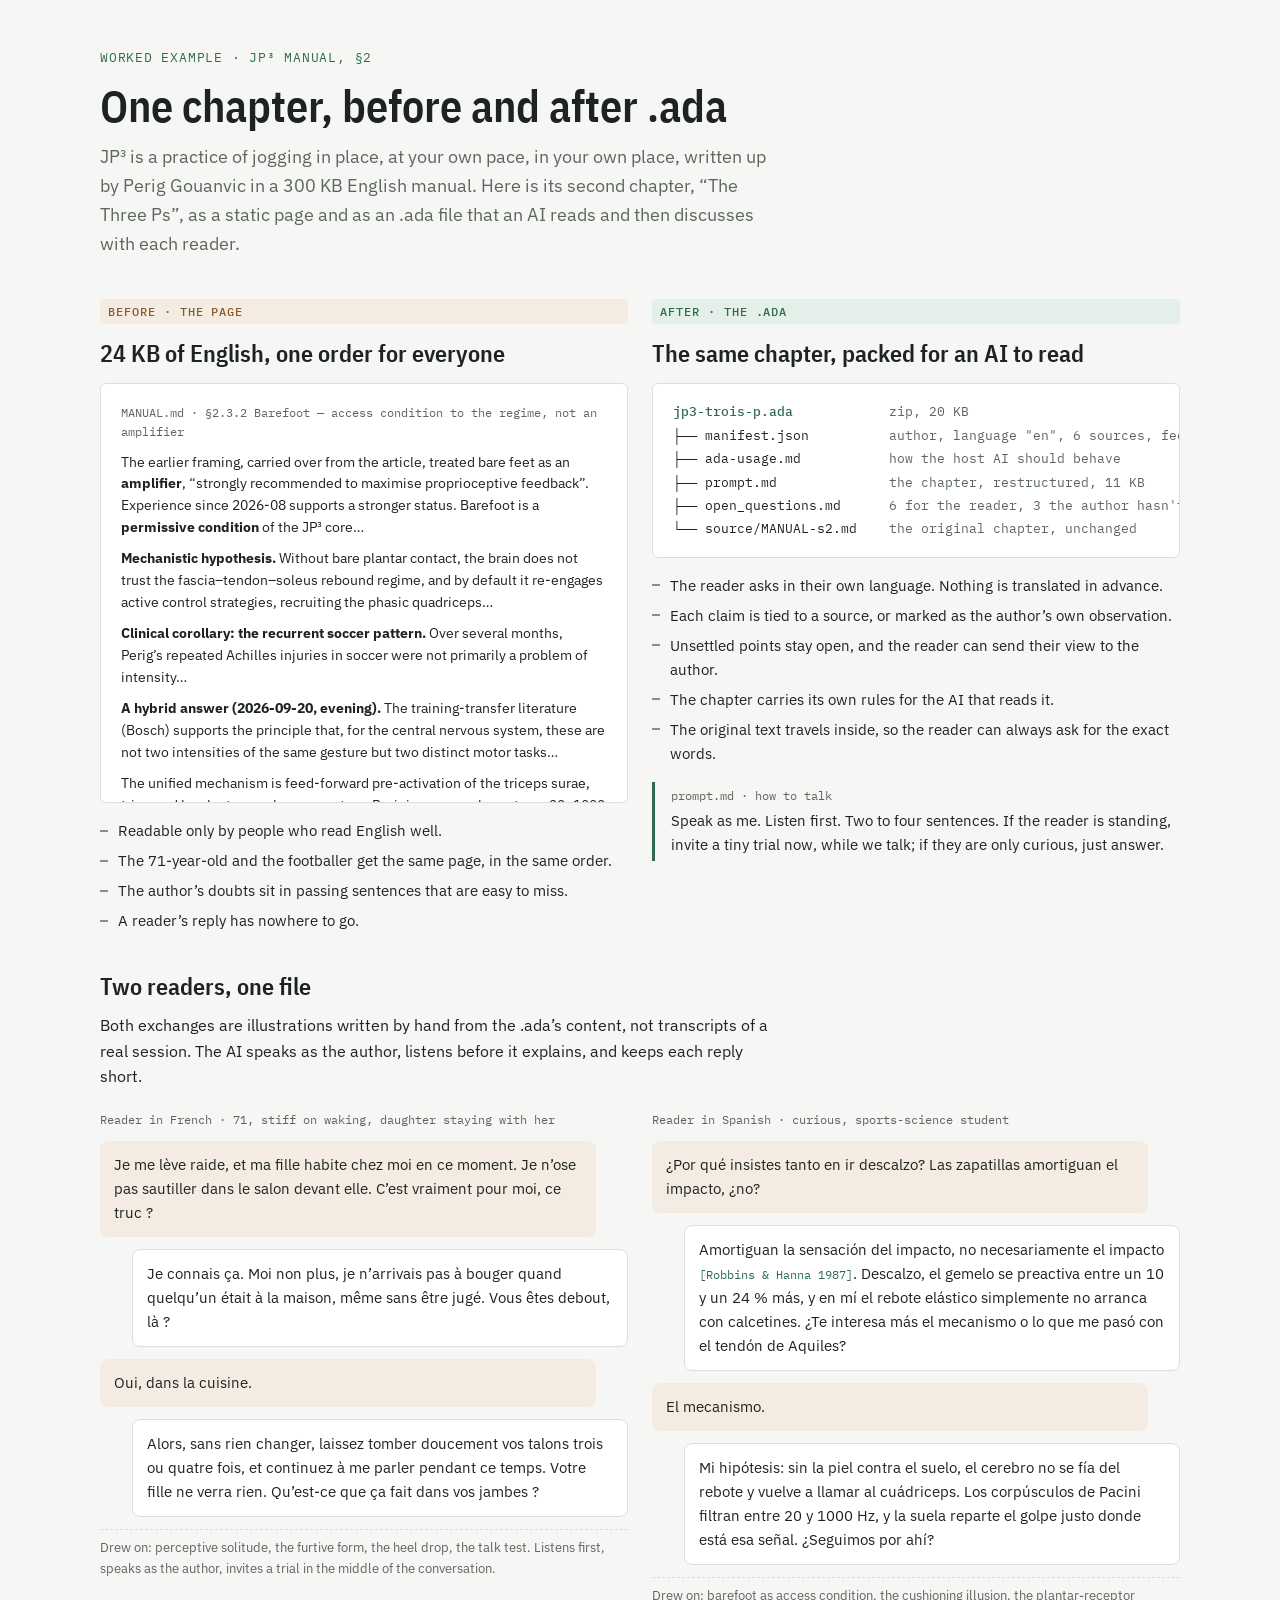
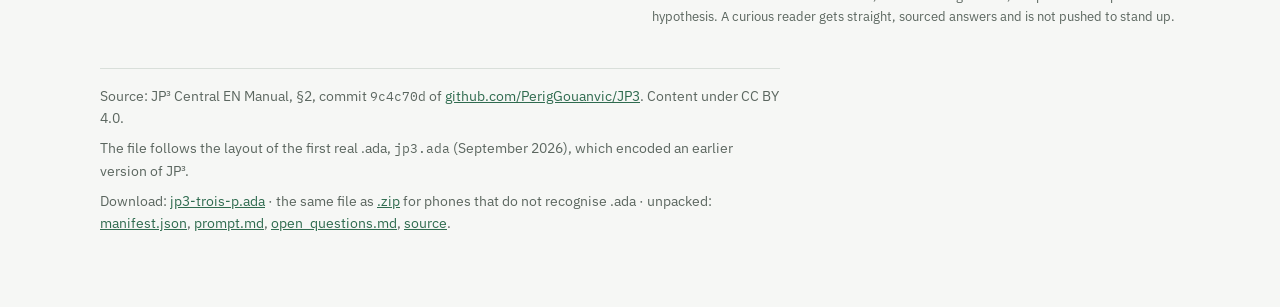
<file: docs/examples/jp3/index.html>
<!doctype html>
<html lang="en">
<head>
<meta charset="utf-8">
<meta name="viewport" content="width=device-width, initial-scale=1, viewport-fit=cover">
<title>JP³ in .ada</title>
<link rel="preconnect" href="https://fonts.googleapis.com">
<link rel="preconnect" href="https://fonts.gstatic.com" crossorigin>
<link rel="stylesheet" href="https://fonts.googleapis.com/css2?family=IBM+Plex+Sans+Condensed:wght@500;600&family=IBM+Plex+Sans:ital,wght@0,400;0,600;1,400&family=IBM+Plex+Mono:wght@400;500&display=swap">
<style>
/* Layout: one narrow column of argument, then a two-column before/after that stacks on phones. */
:root {
  --bg: #f6f7f5;
  --surface: #ffffff;
  --fg: #1d2420;
  --muted: #5b665f;
  --line: #d9dfda;
  --accent: #2f6b4f;
  --accent-soft: #e3efe8;
  --before: #8a5a2b;
  --before-soft: #f4ece3;
  --f-display: "IBM Plex Sans Condensed", "Arial Narrow", system-ui, sans-serif;
  --f-body: "IBM Plex Sans", system-ui, -apple-system, "Segoe UI", sans-serif;
  --f-mono: "IBM Plex Mono", ui-monospace, "SFMono-Regular", Menlo, monospace;
}
@media (prefers-color-scheme: dark) {
  :root:not([data-theme="light"]) {
    --bg: #141917; --surface: #1c2320; --fg: #e4ebe6; --muted: #9aa8a0; --line: #2e3833;
    --accent: #7cc4a0; --accent-soft: #1f3329; --before: #d9a46e; --before-soft: #33281d;
    color-scheme: dark;
  }
}
:root[data-theme="dark"] {
  --bg: #141917; --surface: #1c2320; --fg: #e4ebe6; --muted: #9aa8a0; --line: #2e3833;
  --accent: #7cc4a0; --accent-soft: #1f3329; --before: #d9a46e; --before-soft: #33281d;
  color-scheme: dark;
}
* { box-sizing: border-box; }
body {
  background: var(--bg); color: var(--fg);
  font-family: var(--f-body); font-size: 16px; line-height: 1.6;
  padding-left: max(16px, env(safe-area-inset-left, 0px));
  padding-right: max(16px, env(safe-area-inset-right, 0px));
  padding-block: 40px 64px;
}
.wrap { max-width: 1080px; margin: 0 auto; display: grid; gap: 40px; }
.intro { max-width: 680px; display: grid; gap: 12px; }
.eyebrow { font-family: var(--f-mono); font-size: 13px; letter-spacing: .06em; text-transform: uppercase; color: var(--accent); }
h1, h2, h3 { font-family: var(--f-display); font-weight: 600; line-height: 1.15; margin: 0; text-wrap: balance; }
h1 { font-size: clamp(30px, 5vw, 44px); }
h2 { font-size: 24px; }
h3 { font-size: 18px; }
p { margin: 0; }
.lede { font-size: 18px; color: var(--muted); }
code, .mono { font-family: var(--f-mono); font-size: .9em; }
a { color: var(--accent); }
a:focus-visible { outline: 2px solid var(--accent); outline-offset: 2px; }

.compare { display: grid; grid-template-columns: 1fr 1fr; gap: 24px; align-items: start; }
@media (max-width: 820px) { .compare { grid-template-columns: 1fr; } }
.col { min-width: 0; display: grid; gap: 16px; }
.tag { display: inline-block; font-family: var(--f-mono); font-size: 12px; font-weight: 500; letter-spacing: .08em; text-transform: uppercase; padding: 3px 8px; border-radius: 4px; }
.tag.before { background: var(--before-soft); color: var(--before); }
.tag.after { background: var(--accent-soft); color: var(--accent); }

.page {
  background: var(--surface); border: 1px solid var(--line); border-radius: 6px;
  padding: 20px; font-size: 14px; line-height: 1.55; color: var(--fg);
  max-height: 420px; overflow: auto; position: relative;
}
.page h4 { font-family: var(--f-display); font-size: 16px; margin: 0 0 8px; }
.page p + p { margin-top: 10px; }
.page .src { font-family: var(--f-mono); font-size: 12px; color: var(--muted); margin-bottom: 10px; }
.facts { display: grid; gap: 6px; margin: 0; padding: 0; list-style: none; font-size: 15px; }
.facts li { padding-left: 18px; position: relative; }
.facts li::before { content: ""; position: absolute; left: 0; top: .7em; width: 8px; height: 2px; background: currentColor; opacity: .5; }

.tree { font-family: var(--f-mono); font-size: 13px; background: var(--surface); border: 1px solid var(--line); border-radius: 6px; padding: 16px 20px; overflow-x: auto; margin: 0; line-height: 1.8; }
.tree b { color: var(--accent); font-weight: 500; }
.tree span { color: var(--muted); }

.rule { border-left: 3px solid var(--accent); padding: 4px 0 4px 16px; font-size: 15px; }
.rule .who { font-family: var(--f-mono); font-size: 12px; color: var(--muted); display: block; margin-bottom: 4px; }

.dialogues { display: grid; grid-template-columns: 1fr 1fr; gap: 24px; }
@media (max-width: 820px) { .dialogues { grid-template-columns: 1fr; } }
.dialogue { min-width: 0; display: grid; gap: 12px; align-content: start; }
.reader-meta { font-family: var(--f-mono); font-size: 12px; color: var(--muted); }
.msg { border-radius: 8px; padding: 12px 14px; font-size: 15px; }
.msg.reader { background: var(--before-soft); margin-right: 32px; }
.msg.host { background: var(--surface); border: 1px solid var(--line); margin-left: 32px; }
.msg p + p { margin-top: 8px; }
.cite { font-family: var(--f-mono); font-size: 12px; color: var(--accent); white-space: nowrap; }
.drew { font-size: 13px; color: var(--muted); border-top: 1px dashed var(--line); padding-top: 8px; }

.note { font-size: 14px; color: var(--muted); max-width: 680px; border-top: 1px solid var(--line); padding-top: 16px; display: grid; gap: 8px; }
</style>
</head>
<body>

<div class="wrap">

  <header class="intro">
    <span class="eyebrow">Worked example · JP³ manual, §2</span>
    <h1>One chapter, before and after .ada</h1>
    <p class="lede">JP³ is a practice of jogging in place, at your own pace, in your own place, written up by Perig Gouanvic in a 300 KB English manual. Here is its second chapter, “The Three Ps”, as a static page and as an .ada file that an AI reads and then discusses with each reader.</p>
  </header>

  <section class="compare" aria-label="Before and after">
    <div class="col">
      <span class="tag before">Before · the page</span>
      <h2>24 KB of English, one order for everyone</h2>
      <div class="page" tabindex="0" aria-label="Excerpt of the source text">
        <div class="src">MANUAL.md · §2.3.2 Barefoot — access condition to the regime, not an amplifier</div>
        <p>The earlier framing, carried over from the article, treated bare feet as an <strong>amplifier</strong>, “strongly recommended to maximise proprioceptive feedback”. Experience since 2026-08 supports a stronger status. Barefoot is a <strong>permissive condition</strong> of the JP³ core…</p>
        <p><strong>Mechanistic hypothesis.</strong> Without bare plantar contact, the brain does not trust the fascia–tendon–soleus rebound regime, and by default it re-engages active control strategies, recruiting the phasic quadriceps…</p>
        <p><strong>Clinical corollary: the recurrent soccer pattern.</strong> Over several months, Perig’s repeated Achilles injuries in soccer were not primarily a problem of intensity…</p>
        <p><strong>A hybrid answer (2026-09-20, evening).</strong> The training-transfer literature (Bosch) supports the principle that, for the central nervous system, these are not two intensities of the same gesture but two distinct motor tasks…</p>
        <p>The unified mechanism is feed-forward pre-activation of the triceps surae, triggered by plantar mechanoreceptors. Pacinian corpuscles act as a 20–1000 Hz band-pass filter…</p>
      </div>
      <ul class="facts">
        <li>Readable only by people who read English well.</li>
        <li>The 71-year-old and the footballer get the same page, in the same order.</li>
        <li>The author’s doubts sit in passing sentences that are easy to miss.</li>
        <li>A reader’s reply has nowhere to go.</li>
      </ul>
    </div>

    <div class="col">
      <span class="tag after">After · the .ada</span>
      <h2>The same chapter, packed for an AI to read</h2>
<pre class="tree"><b>jp3-trois-p.ada</b>            <span>zip, 20 KB</span>
├── manifest.json          <span>author, language "en", 6 sources, feedback</span>
├── ada-usage.md           <span>how the host AI should behave</span>
├── prompt.md              <span>the chapter, restructured, 11 KB</span>
├── open_questions.md      <span>6 for the reader, 3 the author hasn't settled</span>
└── source/MANUAL-s2.md    <span>the original chapter, unchanged</span></pre>
      <ul class="facts">
        <li>The reader asks in their own language. Nothing is translated in advance.</li>
        <li>Each claim is tied to a source, or marked as the author’s own observation.</li>
        <li>Unsettled points stay open, and the reader can send their view to the author.</li>
        <li>The chapter carries its own rules for the AI that reads it.</li>
        <li>The original text travels inside, so the reader can always ask for the exact words.</li>
      </ul>
      <div class="rule">
        <span class="who">prompt.md · how to talk</span>
        Speak as me. Listen first. Two to four sentences. If the reader is standing, invite a tiny trial now, while we talk; if they are only curious, just answer.
      </div>
    </div>
  </section>

  <section style="display:grid;gap:20px" aria-label="Two readers">
    <div class="intro">
      <h2>Two readers, one file</h2>
      <p>Both exchanges are illustrations written by hand from the .ada’s content, not transcripts of a real session. The AI speaks as the author, listens before it explains, and keeps each reply short.</p>
    </div>
    <div class="dialogues">
      <article class="dialogue" lang="fr">
        <span class="reader-meta">Reader in French · 71, stiff on waking, daughter staying with her</span>
        <div class="msg reader"><p>Je me lève raide, et ma fille habite chez moi en ce moment. Je n’ose pas sautiller dans le salon devant elle. C’est vraiment pour moi, ce truc ?</p></div>
        <div class="msg host"><p>Je connais ça. Moi non plus, je n’arrivais pas à bouger quand quelqu’un était à la maison, même sans être jugé. Vous êtes debout, là ?</p></div>
        <div class="msg reader"><p>Oui, dans la cuisine.</p></div>
        <div class="msg host"><p>Alors, sans rien changer, laissez tomber doucement vos talons trois ou quatre fois, et continuez à me parler pendant ce temps. Votre fille ne verra rien. Qu’est-ce que ça fait dans vos jambes ?</p></div>
        <p class="drew">Drew on: perceptive solitude, the furtive form, the heel drop, the talk test. Listens first, speaks as the author, invites a trial in the middle of the conversation.</p>
      </article>

      <article class="dialogue" lang="es">
        <span class="reader-meta">Reader in Spanish · curious, sports-science student</span>
        <div class="msg reader"><p>¿Por qué insistes tanto en ir descalzo? Las zapatillas amortiguan el impacto, ¿no?</p></div>
        <div class="msg host"><p>Amortiguan la sensación del impacto, no necesariamente el impacto <span class="cite">[Robbins &amp; Hanna 1987]</span>. Descalzo, el gemelo se preactiva entre un 10 y un 24 % más, y en mí el rebote elástico simplemente no arranca con calcetines. ¿Te interesa más el mecanismo o lo que me pasó con el tendón de Aquiles?</p></div>
        <div class="msg reader"><p>El mecanismo.</p></div>
        <div class="msg host"><p>Mi hipótesis: sin la piel contra el suelo, el cerebro no se fía del rebote y vuelve a llamar al cuádriceps. Los corpúsculos de Pacini filtran entre 20 y 1000 Hz, y la suela reparte el golpe justo donde está esa señal. ¿Seguimos por ahí?</p></div>
        <p class="drew">Drew on: barefoot as access condition, the cushioning illusion, the plantar-receptor hypothesis. A curious reader gets straight, sourced answers and is not pushed to stand up.</p>
      </article>
    </div>
  </section>

  <footer class="note">
    <p>Source: JP³ Central EN Manual, §2, commit <span class="mono">9c4c70d</span> of <a href="https://github.com/PerigGouanvic/JP3">github.com/PerigGouanvic/JP3</a>. Content under CC BY 4.0.</p>
    <p>The file follows the layout of the first real .ada, <span class="mono">jp3.ada</span> (September 2026), which encoded an earlier version of JP³.</p>
    <p>Download: <a href="jp3-trois-p.ada">jp3-trois-p.ada</a> · the same file as <a href="jp3-trois-p.ada.zip">.zip</a> for phones that do not recognise .ada · unpacked: <a href="src/manifest.json">manifest.json</a>, <a href="src/prompt.md">prompt.md</a>, <a href="src/open_questions.md">open_questions.md</a>, <a href="src/source/MANUAL-s2.md">source</a>.</p>
  </footer>

</div>
</body>
</html>
</file>
